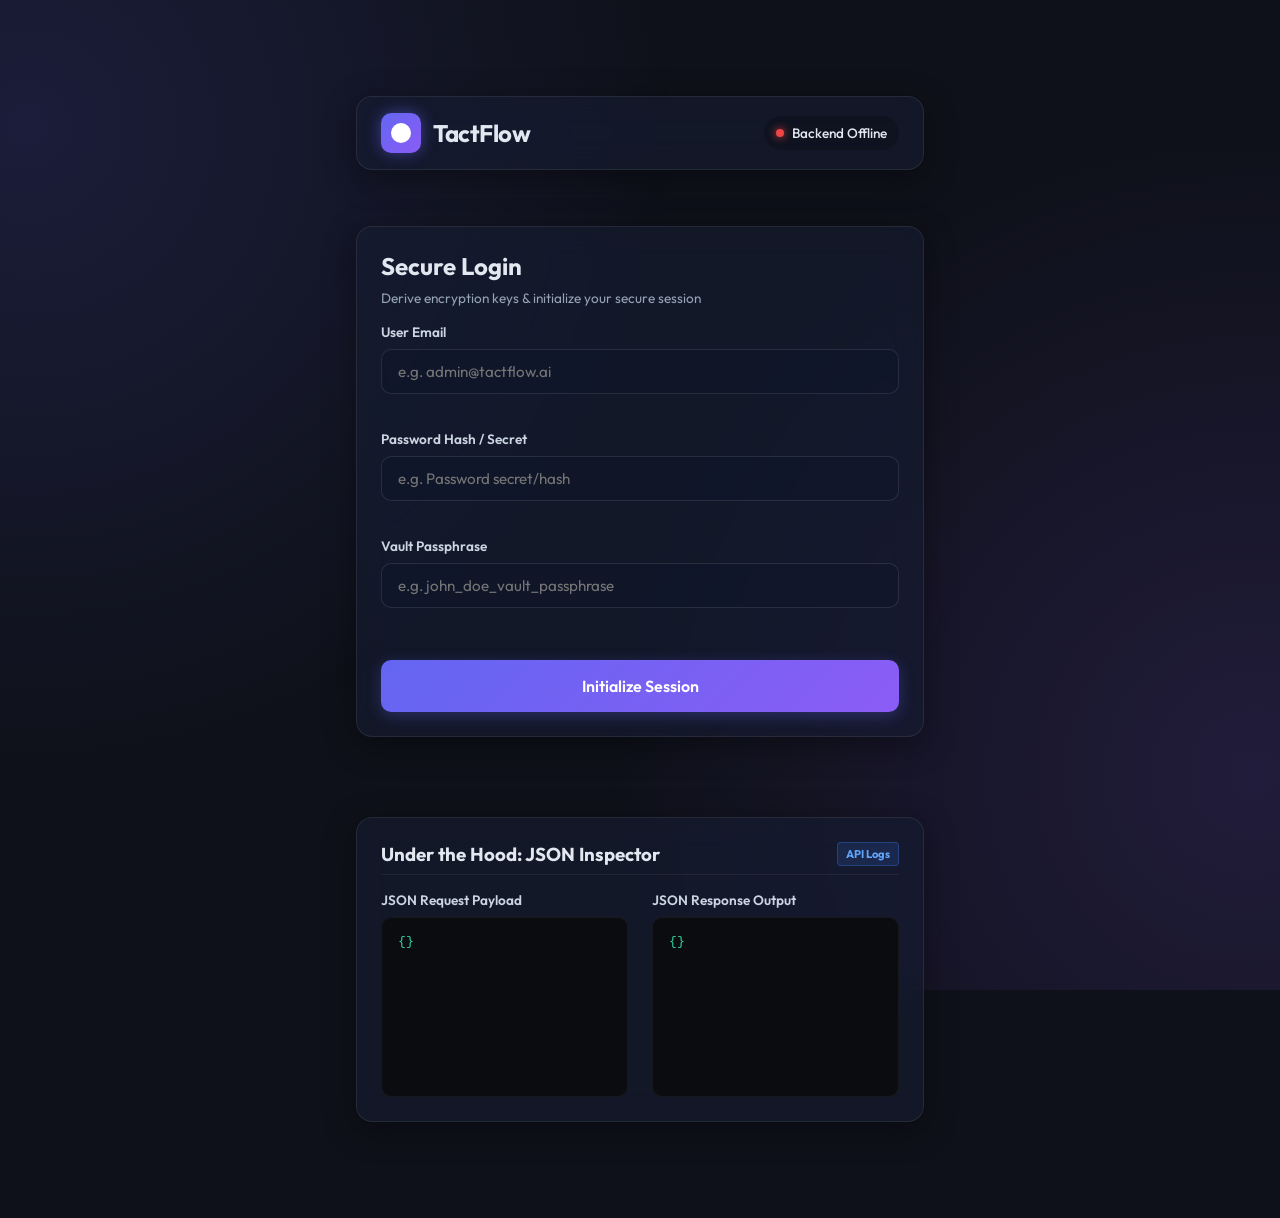
<file: web/index.html>
<!DOCTYPE html>
<html lang="en">
<head>
    <meta charset="UTF-8">
    <meta name="viewport" content="width=device-width, initial-scale=1.0">
    <title>Secure Login - TactFlow</title>
    <!-- Google Fonts -->
    <link rel="preconnect" href="https://fonts.googleapis.com">
    <link rel="preconnect" href="https://fonts.gstatic.com" crossorigin>
    <link href="https://fonts.googleapis.com/css2?family=Outfit:wght@300;400;500;600;700;800&display=swap" rel="stylesheet">
    <link rel="stylesheet" href="index.css">
</head>
<body>
    <div class="bg-glow"></div>
    <div class="container" style="max-width: 600px; padding: 4rem 1rem;">
        <!-- Header -->
        <header class="header card" style="margin-bottom: 2rem;">
            <div class="header-logo">
                <div class="logo-icon"></div>
                <h1>TactFlow</h1>
            </div>
            <div class="header-status">
                <div class="connection-status" id="connection-status">
                    <span class="status-indicator offline"></span>
                    <span class="status-text">Backend Offline</span>
                </div>
            </div>
        </header>

        <!-- Login Card -->
        <div class="card panel-auth" style="margin-bottom: 2rem;">
            <h2>Secure Login</h2>
            <p class="panel-desc">Derive encryption keys & initialize your secure session</p>
            
            <div class="form-group">
                <label for="login-email">User Email</label>
                <input type="email" id="login-email" value="" placeholder="e.g. admin@tactflow.ai">
            </div>
            <div class="form-group">
                <label for="login-password">Password Hash / Secret</label>
                <input type="password" id="login-password" value="" placeholder="e.g. Password secret/hash">
            </div>
            <div class="form-group">
                <label for="login-passphrase">Vault Passphrase</label>
                <input type="password" id="login-passphrase" value="" placeholder="e.g. john_doe_vault_passphrase">
            </div>
            <button class="btn btn-primary btn-lg" id="btn-login" style="margin-top: 1rem;">Initialize Session</button>
        </div>

        <!-- JSON Inspector -->
        <footer class="footer card">
            <div class="footer-header">
                <h3>Under the Hood: JSON Inspector</h3>
                <span class="inspector-badge">API Logs</span>
            </div>
            <div class="inspector-grid">
                <div class="inspector-col">
                    <label>JSON Request Payload</label>
                    <pre id="json-request">{}</pre>
                </div>
                <div class="inspector-col">
                    <label>JSON Response Output</label>
                    <pre id="json-response">{}</pre>
                </div>
            </div>
        </footer>
    </div>

    <script src="shared.js?v=1.2"></script>
    <script src="index.js?v=1.1"></script>
</body>
</html>
</file>
<file: web/index.css>
/* Base Styles */
* {
    box-sizing: border-box;
    margin: 0;
    padding: 0;
}

body {
    font-family: 'Outfit', -apple-system, BlinkMacSystemFont, "Segoe UI", Roboto, Helvetica, Arial, sans-serif;
    background-color: #0f111a;
    color: #e2e8f0;
    min-height: 100vh;
    padding: 2rem 1rem;
    position: relative;
    overflow-x: hidden;
}

/* Background Gradients */
.bg-glow {
    position: fixed;
    top: -10%;
    left: -10%;
    width: 120%;
    height: 120%;
    background: radial-gradient(circle at 10% 20%, rgba(99, 102, 241, 0.15) 0%, transparent 40%),
                radial-gradient(circle at 90% 80%, rgba(139, 92, 246, 0.15) 0%, transparent 40%);
    z-index: -1;
    pointer-events: none;
}

.container {
    max-width: 1300px;
    margin: 0 auto;
    display: flex;
    flex-direction: column;
    gap: 1.5rem;
}

/* Glassmorphism Panel (Card) */
.card {
    background: rgba(22, 28, 45, 0.7);
    backdrop-filter: blur(16px) saturate(180%);
    -webkit-backdrop-filter: blur(16px) saturate(180%);
    border: 1px solid rgba(255, 255, 255, 0.08);
    border-radius: 16px;
    padding: 1.5rem;
    box-shadow: 0 8px 32px 0 rgba(0, 0, 0, 0.37);
    transition: transform 0.3s ease, border-color 0.3s ease;
}

/* Header */
.header {
    display: flex;
    justify-content: space-between;
    align-items: center;
    padding: 1rem 1.5rem;
}

.header-logo {
    display: flex;
    align-items: center;
    gap: 0.75rem;
}

.logo-icon {
    width: 2.5rem;
    height: 2.5rem;
    background: linear-gradient(135deg, #6366f1 0%, #8b5cf6 100%);
    border-radius: 10px;
    box-shadow: 0 0 15px rgba(99, 102, 241, 0.5);
    position: relative;
}

.logo-icon::after {
    content: '';
    position: absolute;
    top: 25%;
    left: 25%;
    width: 50%;
    height: 50%;
    background-color: #ffffff;
    border-radius: 50%;
}

.header-logo h1 {
    font-size: 1.5rem;
    font-weight: 700;
    letter-spacing: -0.5px;
}

.header-logo span {
    background: linear-gradient(to right, #6366f1, #a78bfa);
    -webkit-background-clip: text;
    -webkit-text-fill-color: transparent;
}

.header-status {
    display: flex;
    align-items: center;
    gap: 1.5rem;
}

.connection-status {
    display: flex;
    align-items: center;
    gap: 0.5rem;
    background: rgba(0, 0, 0, 0.2);
    padding: 0.5rem 0.75rem;
    border-radius: 30px;
    font-size: 0.85rem;
    font-weight: 500;
}

.status-indicator {
    width: 8px;
    height: 8px;
    border-radius: 50%;
    display: inline-block;
}

.status-indicator.online {
    background-color: #10b981;
    box-shadow: 0 0 8px #10b981;
}

.status-indicator.offline {
    background-color: #ef4444;
    box-shadow: 0 0 8px #ef4444;
}

.token-badge {
    display: flex;
    align-items: center;
    gap: 0.4rem;
    background: rgba(99, 102, 241, 0.15);
    border: 1px solid rgba(99, 102, 241, 0.3);
    padding: 0.5rem 0.75rem;
    border-radius: 30px;
    font-size: 0.85rem;
}

.badge-label {
    color: #a5b4fc;
    font-weight: 500;
}

.badge-value {
    color: #ffffff;
    font-family: monospace;
    font-weight: 600;
}

.hidden {
    display: none !important;
}

/* Layout */
.main-layout {
    display: grid;
    grid-template-columns: 320px 15fr;
    gap: 1.5rem;
}

/* Sidebar */
.sidebar {
    display: flex;
    flex-direction: column;
    gap: 1.5rem;
}

.panel-auth {
    display: flex;
    flex-direction: column;
    gap: 1rem;
}

.panel-auth h3 {
    font-size: 1.15rem;
    font-weight: 600;
}

.panel-desc {
    font-size: 0.85rem;
    color: #94a3b8;
    margin-top: -0.5rem;
}

/* Navigation Tabs */
.nav-panel h3 {
    font-size: 1rem;
    color: #94a3b8;
    margin-bottom: 0.75rem;
    text-transform: uppercase;
    font-weight: 600;
    letter-spacing: 0.5px;
}

.nav-tabs {
    list-style: none;
    display: flex;
    flex-direction: column;
    gap: 0.5rem;
}

.tab-link {
    display: flex;
    align-items: center;
    gap: 0.75rem;
    padding: 0.75rem 1rem;
    border-radius: 10px;
    font-size: 0.95rem;
    font-weight: 500;
    color: #94a3b8;
    cursor: pointer;
    transition: all 0.2s ease;
}

.tab-link:hover {
    background: rgba(255, 255, 255, 0.04);
    color: #ffffff;
}

.tab-link.active {
    background: rgba(99, 102, 241, 0.15);
    color: #ffffff;
    border-left: 3px solid #6366f1;
}

/* Workspace */
.workspace {
    display: flex;
    flex-direction: column;
    gap: 1.5rem;
}

.tab-content {
    display: none;
    flex-direction: column;
    gap: 1.5rem;
}

.tab-content.active {
    display: flex;
}

/* Forms */
.panel-header {
    display: flex;
    justify-content: space-between;
    align-items: center;
    margin-bottom: 0.5rem;
}

.panel-header h2 {
    font-size: 1.35rem;
    font-weight: 700;
}

.badge {
    background: rgba(139, 92, 246, 0.15);
    border: 1px solid rgba(139, 92, 246, 0.3);
    color: #c084fc;
    padding: 0.25rem 0.6rem;
    border-radius: 6px;
    font-size: 0.75rem;
    font-weight: 600;
    text-transform: uppercase;
}

.form-row {
    display: flex;
    gap: 1rem;
    width: 100%;
}

.form-group {
    display: flex;
    flex-direction: column;
    gap: 0.5rem;
    margin-bottom: 1.25rem;
    width: 100%;
}

.col-6 {
    flex: 1;
}

label {
    font-size: 0.85rem;
    font-weight: 600;
    color: #cbd5e1;
}

input, select, textarea {
    background-color: rgba(15, 23, 42, 0.6);
    border: 1px solid rgba(255, 255, 255, 0.1);
    color: #ffffff;
    padding: 0.75rem 1rem;
    border-radius: 10px;
    font-family: inherit;
    font-size: 0.95rem;
    outline: none;
    transition: border-color 0.2s ease, box-shadow 0.2s ease;
}

input:focus, select:focus, textarea:focus {
    border-color: #6366f1;
    box-shadow: 0 0 0 3px rgba(99, 102, 241, 0.2);
}

/* History Turns list */
.history-list {
    display: flex;
    flex-direction: column;
    gap: 0.75rem;
    margin-bottom: 0.75rem;
}

.history-row {
    display: flex;
    gap: 0.75rem;
    align-items: center;
}

.history-sender {
    width: 180px;
    flex-shrink: 0;
}

.history-msg {
    flex-grow: 1;
}

/* Buttons */
.btn {
    border: none;
    font-family: inherit;
    font-weight: 600;
    border-radius: 10px;
    cursor: pointer;
    transition: all 0.2s ease;
    display: inline-flex;
    align-items: center;
    justify-content: center;
    gap: 0.5rem;
}

.btn-primary {
    background: linear-gradient(135deg, #6366f1 0%, #8b5cf6 100%);
    color: #ffffff;
    padding: 0.75rem 1.5rem;
    box-shadow: 0 4px 15px rgba(99, 102, 241, 0.3);
}

.btn-primary:hover {
    transform: translateY(-2px);
    box-shadow: 0 6px 20px rgba(99, 102, 241, 0.4);
}

.btn-secondary {
    background-color: rgba(255, 255, 255, 0.08);
    color: #e2e8f0;
    padding: 0.75rem 1.5rem;
    border: 1px solid rgba(255, 255, 255, 0.1);
}

.btn-secondary:hover {
    background-color: rgba(255, 255, 255, 0.12);
}

.btn-danger {
    background-color: rgba(239, 68, 68, 0.15);
    border: 1px solid rgba(239, 68, 68, 0.3);
    color: #fca5a5;
    padding: 0.75rem 1.5rem;
}

.btn-danger:hover {
    background-color: rgba(239, 68, 68, 0.25);
}

.btn-sm {
    padding: 0.4rem 0.8rem;
    font-size: 0.8rem;
    border-radius: 6px;
}

.btn-lg {
    padding: 1rem 2rem;
    font-size: 1rem;
    width: 100%;
}

.btn-delete-row {
    width: 32px;
    height: 32px;
    border-radius: 50%;
    padding: 0;
    display: flex;
    align-items: center;
    justify-content: center;
    font-size: 1.25rem;
}

.btn-group {
    display: flex;
    gap: 1rem;
}

/* Output Layouts */
.output-container {
    display: flex;
    flex-direction: column;
    gap: 1.5rem;
    animation: fadeIn 0.4s ease forwards;
}

.output-card h3 {
    font-size: 1.1rem;
    font-weight: 600;
    margin-bottom: 0.75rem;
    color: #cbd5e1;
    border-bottom: 1px solid rgba(255, 255, 255, 0.06);
    padding-bottom: 0.5rem;
}

/* Mood & Suggestions Output */
.mood-box {
    background-color: rgba(0, 0, 0, 0.2);
    border-radius: 10px;
    padding: 1rem;
    font-size: 0.95rem;
    line-height: 1.5;
}

.suggestions-grid {
    display: grid;
    grid-template-columns: 1fr 1fr;
    gap: 1.5rem;
}

.nudge-header {
    display: flex;
    justify-content: space-between;
    align-items: center;
    margin-bottom: 1rem;
}

.nudge-header h4 {
    font-size: 1.05rem;
    font-weight: 600;
}

.nudge-badge {
    font-size: 0.7rem;
    font-weight: 700;
    text-transform: uppercase;
    padding: 0.25rem 0.5rem;
    border-radius: 4px;
}

.nudge-collab .nudge-badge {
    background-color: rgba(16, 185, 129, 0.15);
    border: 1px solid rgba(16, 185, 129, 0.3);
    color: #34d399;
}

.nudge-firm .nudge-badge {
    background-color: rgba(59, 130, 246, 0.15);
    border: 1px solid rgba(59, 130, 246, 0.3);
    color: #60a5fa;
}

.output-card.nudge-collab, .output-card.nudge-firm {
    cursor: pointer;
    transition: transform 0.2s ease, border-color 0.2s ease, box-shadow 0.2s ease;
}
.output-card.nudge-collab:hover {
    transform: translateY(-4px);
    border-color: rgba(16, 185, 129, 0.5);
    box-shadow: 0 8px 30px rgba(16, 185, 129, 0.2);
}
.output-card.nudge-firm:hover {
    transform: translateY(-4px);
    border-color: rgba(59, 130, 246, 0.5);
    box-shadow: 0 8px 30px rgba(59, 130, 246, 0.2);
}

.nudge-text {
    font-size: 1.05rem;
    line-height: 1.6;
    margin-bottom: 1rem;
    color: #ffffff;
}

.rationalization {
    font-size: 0.85rem;
    color: #94a3b8;
    background-color: rgba(0, 0, 0, 0.15);
    padding: 0.75rem;
    border-radius: 8px;
    line-height: 1.4;
}

.rationalization strong {
    color: #cbd5e1;
    display: block;
    margin-bottom: 0.25rem;
}

/* Distiller progress & statuses */
.task-info {
    display: flex;
    flex-direction: column;
    gap: 0.5rem;
    margin-bottom: 1rem;
}

.task-row {
    display: flex;
    font-size: 0.95rem;
}

.task-label {
    width: 80px;
    color: #94a3b8;
}

.task-value {
    font-weight: 600;
}

.progress-bar {
    width: 100%;
    height: 6px;
    background-color: rgba(255, 255, 255, 0.05);
    border-radius: 3px;
    overflow: hidden;
}

.progress-fill {
    width: 0%;
    height: 100%;
    background: linear-gradient(to right, #6366f1, #8b5cf6);
    border-radius: 3px;
    transition: width 0.3s ease;
}

/* Dynamic Profile Grid layout */
.profile-layout {
    display: grid;
    grid-template-columns: repeat(2, 1fr);
    gap: 1.25rem;
}

.profile-card-sub {
    background-color: rgba(0, 0, 0, 0.15);
    border: 1px solid rgba(255, 255, 255, 0.05);
    border-radius: 12px;
    padding: 1rem;
}

.profile-card-sub h4 {
    font-size: 0.9rem;
    color: #a5b4fc;
    margin-bottom: 0.5rem;
    text-transform: uppercase;
    font-weight: 600;
}

.profile-card-sub ul {
    list-style: none;
    display: flex;
    flex-direction: column;
    gap: 0.35rem;
}

.profile-card-sub li {
    font-size: 0.9rem;
    position: relative;
    padding-left: 1rem;
}

.profile-card-sub li::before {
    content: '•';
    position: absolute;
    left: 0;
    color: #6366f1;
}

.profile-desc-field {
    font-size: 0.9rem;
    line-height: 1.4;
}

.status-alert {
    padding: 1rem;
    border-radius: 10px;
    font-weight: 500;
    font-size: 0.95rem;
}

.status-alert.success {
    background-color: rgba(16, 185, 129, 0.15);
    border: 1px solid rgba(16, 185, 129, 0.3);
    color: #34d399;
}

/* Footer & Under the Hood Inspector */
.footer {
    display: flex;
    flex-direction: column;
    gap: 1rem;
    margin-top: 1.5rem;
}

.footer-header {
    display: flex;
    justify-content: space-between;
    align-items: center;
    border-bottom: 1px solid rgba(255, 255, 255, 0.06);
    padding-bottom: 0.5rem;
}

.inspector-badge {
    background-color: rgba(59, 130, 246, 0.15);
    border: 1px solid rgba(59, 130, 246, 0.3);
    color: #60a5fa;
    font-size: 0.7rem;
    font-weight: 700;
    padding: 0.25rem 0.5rem;
    border-radius: 4px;
}

.inspector-grid {
    display: grid;
    grid-template-columns: 1fr 1fr;
    gap: 1.5rem;
}

.inspector-col {
    display: flex;
    flex-direction: column;
    gap: 0.5rem;
}

pre {
    background-color: #0b0c10;
    border: 1px solid rgba(255, 255, 255, 0.05);
    border-radius: 10px;
    padding: 1rem;
    font-family: 'Courier New', Courier, monospace;
    font-size: 0.825rem;
    color: #34d399;
    height: 180px;
    overflow-y: auto;
    white-space: pre-wrap;
    word-break: break-all;
}

/* Animations */
@keyframes fadeIn {
    from {
        opacity: 0;
        transform: translateY(10px);
    }
    to {
        opacity: 1;
        transform: translateY(0);
    }
}

.spinner {
    width: 16px;
    height: 16px;
    border: 2px solid rgba(255, 255, 255, 0.3);
    border-radius: 50%;
    border-top-color: #ffffff;
    animation: spin 0.8s linear infinite;
    display: inline-block;
    vertical-align: middle;
}

@keyframes spin {
    to { transform: rotate(360deg); }
}

button:disabled {
    opacity: 0.6;
    cursor: not-allowed;
    transform: none !important;
    box-shadow: none !important;
}
</file>
